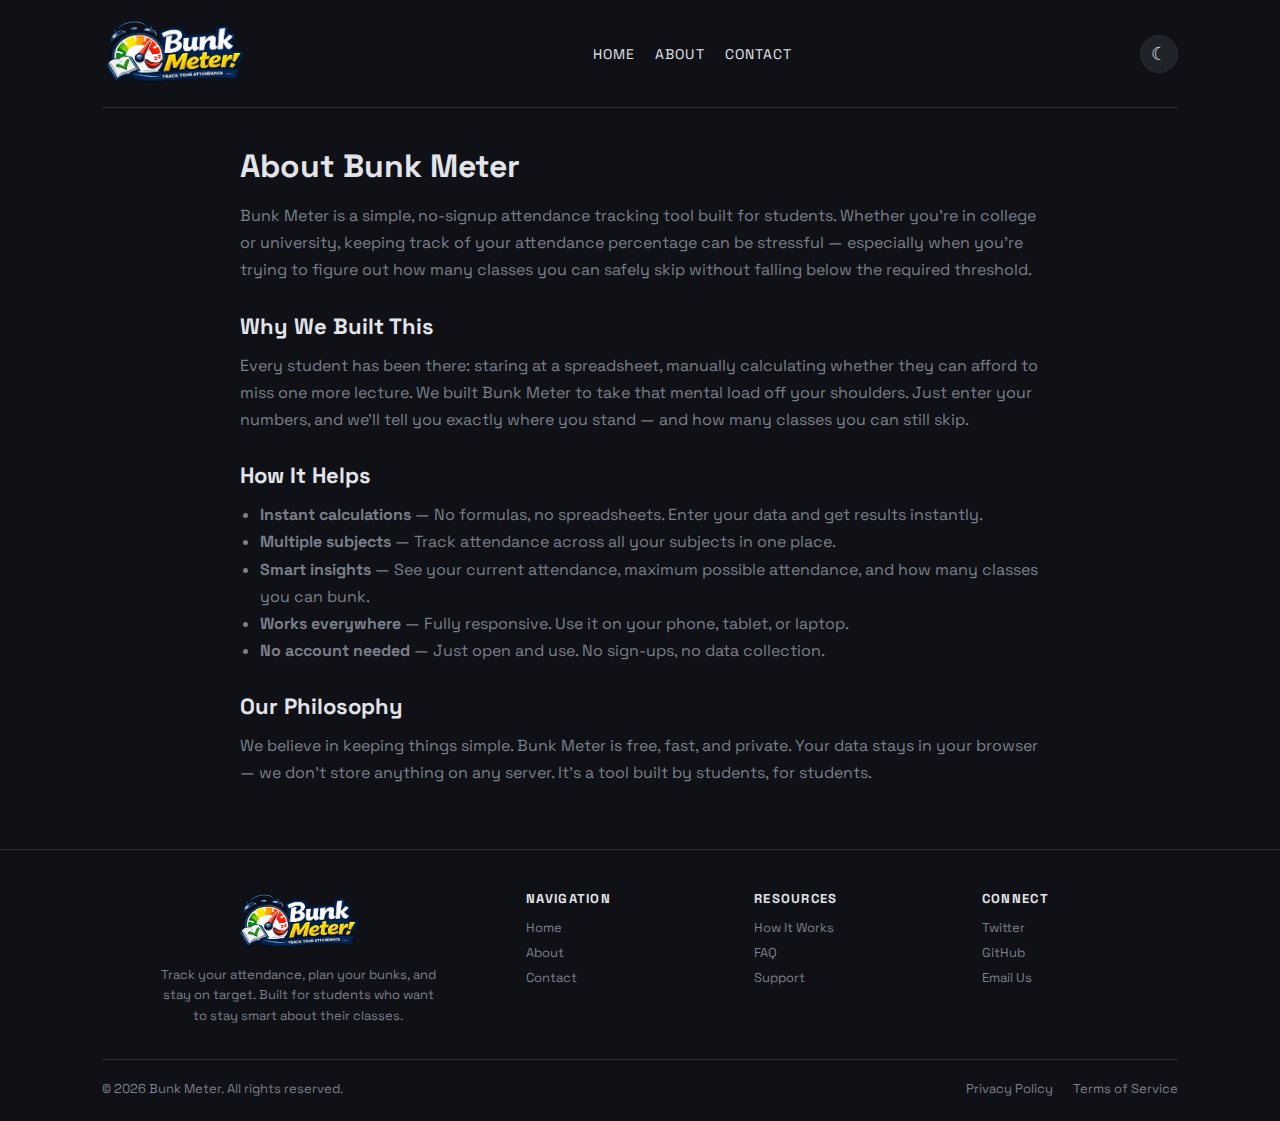
<file: about.html>
<!doctype html>
<html lang="en">
  <head>
    <meta charset="utf-8" />
    <meta name="viewport" content="width=device-width, initial-scale=1" />
    <title>About | Bunk Meter</title>
    <link rel="icon" type="image/png" href="Assests/logo.png" />
    <script>try{document.documentElement.setAttribute('data-theme',localStorage.getItem('bm-theme')||'dark')}catch(e){document.documentElement.setAttribute('data-theme','dark')}</script>
    <link rel="stylesheet" href="styles.css" />
  </head>
  <body>
    <header class="site-header">
      <div class="brand-row">
        <div class="logo"><img src="Assests/logo.png" alt="Logo" class="logo-img"/><span class="logo-text"><span>Bunk</span><span>Meter</span></span></div>
        <nav class="nav">
          <a href="index.html">Home</a>
          <a href="about.html">About</a>
          <a href="contact.html">Contact</a>
        </nav>
        <button id="mode-toggle" class="mode-btn" type="button" title="Toggle light/dark mode" aria-label="Toggle theme">
          <span class="toggle-icon">&#9790;</span>
        </button>
      </div>
    </header>

    <main>
      <section class="page-content">
        <h1>About Bunk Meter</h1>
        <p>Bunk Meter is a simple, no-signup attendance tracking tool built for students. Whether you're in college or university, keeping track of your attendance percentage can be stressful — especially when you're trying to figure out how many classes you can safely skip without falling below the required threshold.</p>

        <h2>Why We Built This</h2>
        <p>Every student has been there: staring at a spreadsheet, manually calculating whether they can afford to miss one more lecture. We built Bunk Meter to take that mental load off your shoulders. Just enter your numbers, and we'll tell you exactly where you stand — and how many classes you can still skip.</p>

        <h2>How It Helps</h2>
        <ul>
          <li><strong>Instant calculations</strong> — No formulas, no spreadsheets. Enter your data and get results instantly.</li>
          <li><strong>Multiple subjects</strong> — Track attendance across all your subjects in one place.</li>
          <li><strong>Smart insights</strong> — See your current attendance, maximum possible attendance, and how many classes you can bunk.</li>
          <li><strong>Works everywhere</strong> — Fully responsive. Use it on your phone, tablet, or laptop.</li>
          <li><strong>No account needed</strong> — Just open and use. No sign-ups, no data collection.</li>
        </ul>

        <h2>Our Philosophy</h2>
        <p>We believe in keeping things simple. Bunk Meter is free, fast, and private. Your data stays in your browser — we don't store anything on any server. It's a tool built by students, for students.</p>
      </section>
    </main>

    <footer class="site-footer">
      <div class="footer-grid">
        <div class="footer-brand">
          <div class="logo"><img src="Assests/logo.png" alt="Logo" class="logo-img" /></div>
          <p>Track your attendance, plan your bunks, and stay on target. Built for students who want to stay smart about their classes.</p>
        </div>
        <div class="footer-col">
          <h4>Navigation</h4>
          <ul>
            <li><a href="index.html">Home</a></li>
            <li><a href="about.html">About</a></li>
            <li><a href="contact.html">Contact</a></li>
          </ul>
        </div>
        <div class="footer-col">
          <h4>Resources</h4>
          <ul>
            <li><a href="how-it-works.html">How It Works</a></li>
            <li><a href="faq.html">FAQ</a></li>
            <li><a href="support.html">Support</a></li>
          </ul>
        </div>
        <div class="footer-col">
          <h4>Connect</h4>
          <ul>
            <li><a href="javascript:void(0)">Twitter</a></li>
            <li><a href="https://github.com/anas-khan1" target="_blank">GitHub</a></li>
            <li><a href="mailto:contactanas56@gmail.com" target="_blank">Email Us</a></li>
          </ul>
        </div>
      </div>
      <div class="footer-bottom">
        <span>&copy; 2026 Bunk Meter. All rights reserved.</span>
        <div class="footer-bottom-links">
          <a href="privacy.html">Privacy Policy</a>
          <a href="terms.html">Terms of Service</a>
        </div>
      </div>
    </footer>

    <script>
      (function(){
        const btn=document.getElementById('mode-toggle');
        const icon=btn?.querySelector('.toggle-icon');
        const theme=localStorage.getItem('bm-theme')||'dark';
        if(icon)icon.innerHTML=theme==='light'?'\u2600':'\u263E';
        btn?.addEventListener('click',function(){
          const next=document.documentElement.getAttribute('data-theme')==='dark'?'light':'dark';
          document.documentElement.setAttribute('data-theme',next);
          localStorage.setItem('bm-theme',next);
          if(icon)icon.innerHTML=next==='light'?'\u2600':'\u263E';
        });
      })();
    </script>
  </body>
</html>
</file>
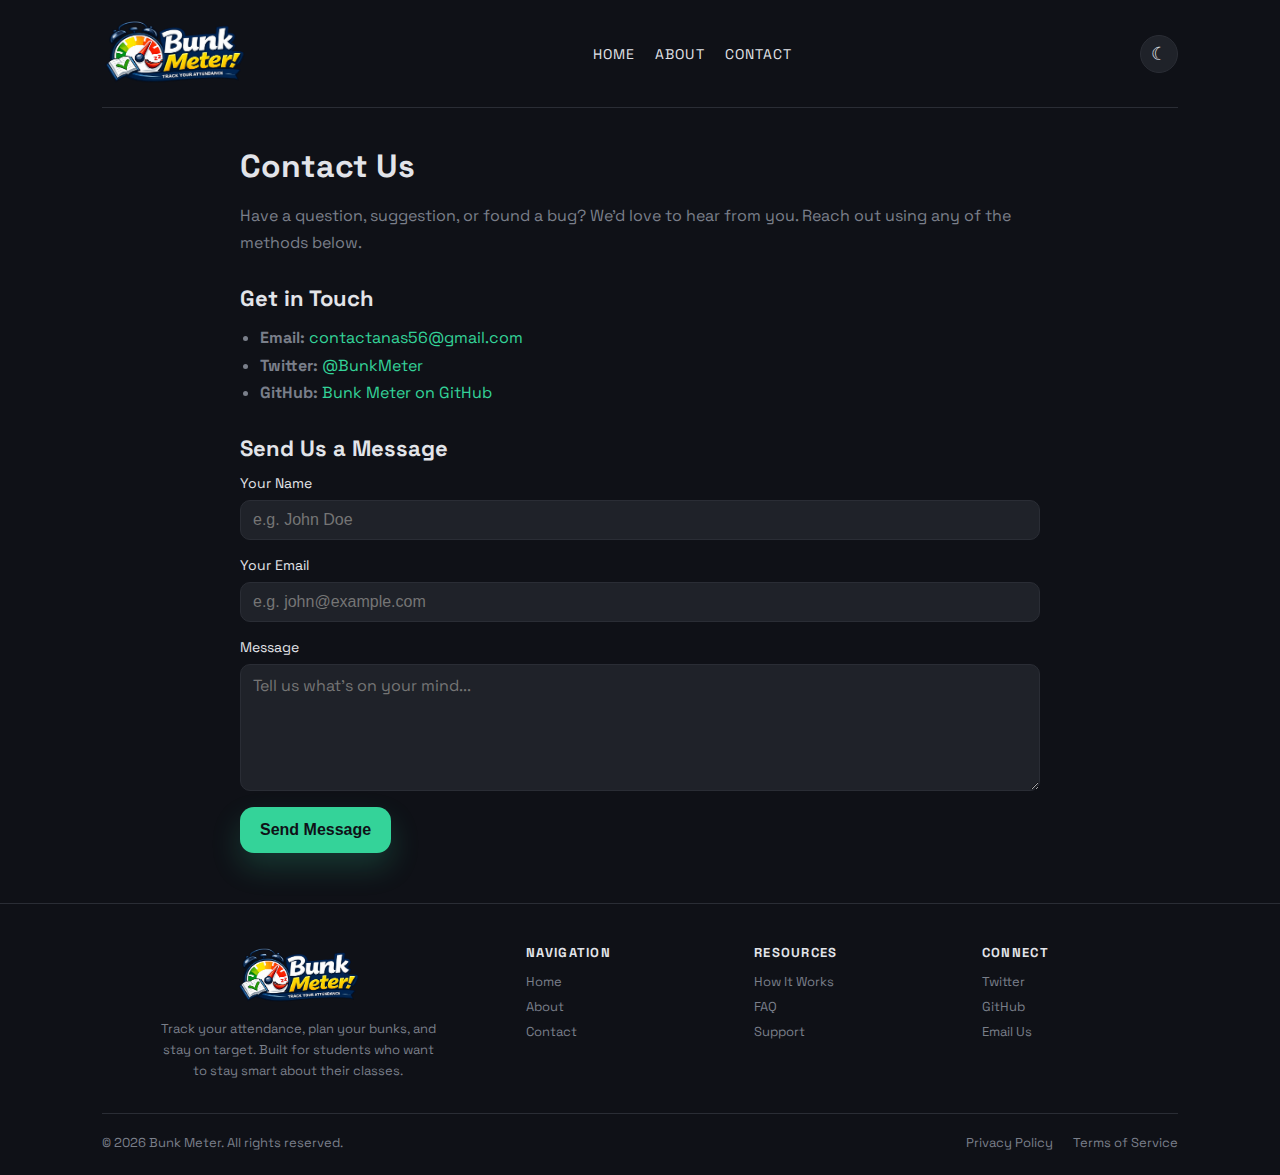
<file: contact.html>
<!doctype html>
<html lang="en">
  <head>
    <meta charset="utf-8" />
    <meta name="viewport" content="width=device-width, initial-scale=1" />
    <title>Contact | Bunk Meter</title>
    <link rel="icon" type="image/png" href="Assests/logo.png" />
    <script>try{document.documentElement.setAttribute('data-theme',localStorage.getItem('bm-theme')||'dark')}catch(e){document.documentElement.setAttribute('data-theme','dark')}</script>
    <link rel="stylesheet" href="styles.css" />
  </head>
  <body>
    <header class="site-header">
      <div class="brand-row">
        <div class="logo"><img src="Assests/logo.png" alt="Logo" class="logo-img"/><span class="logo-text"><span>Bunk</span><span>Meter</span></span></div>
        <nav class="nav">
          <a href="index.html">Home</a>
          <a href="about.html">About</a>
          <a href="contact.html">Contact</a>
        </nav>
        <button id="mode-toggle" class="mode-btn" type="button" title="Toggle light/dark mode" aria-label="Toggle theme">
          <span class="toggle-icon">&#9790;</span>
        </button>
      </div>
    </header>

    <main>
      <section class="page-content">
        <h1>Contact Us</h1>
        <p>Have a question, suggestion, or found a bug? We'd love to hear from you. Reach out using any of the methods below.</p>

        <h2>Get in Touch</h2>
        <ul>
          <li><strong>Email:</strong> <a href="mailto:contactanas56@gmail.com" target="_blank">contactanas56@gmail.com</a></li>
          <li><strong>Twitter:</strong> <a href="javascript:void(0)">@BunkMeter</a></li>
          <li><strong>GitHub:</strong> <a href="https://github.com/anas-khan1/Bunk-Meter" target="_blank">Bunk Meter on GitHub</a></li>
        </ul>

        <h2>Send Us a Message</h2>
        <form class="contact-form" onsubmit="event.preventDefault(); alert('Thanks for your message! We\'ll get back to you soon.'); this.reset();">
          <label class="field">
            Your Name
            <input type="text" placeholder="e.g. John Doe" required />
          </label>
          <label class="field">
            Your Email
            <input type="email" placeholder="e.g. john@example.com" required />
          </label>
          <label class="field">
            Message
            <textarea rows="5" placeholder="Tell us what's on your mind..." required></textarea>
          </label>
          <button type="submit" class="add-btn">Send Message</button>
        </form>
      </section>
    </main>

    <footer class="site-footer">
      <div class="footer-grid">
        <div class="footer-brand">
          <div class="logo"><img src="Assests/logo.png" alt="Logo" class="logo-img" /></div>
          <p>Track your attendance, plan your bunks, and stay on target. Built for students who want to stay smart about their classes.</p>
        </div>
        <div class="footer-col">
          <h4>Navigation</h4>
          <ul>
            <li><a href="index.html">Home</a></li>
            <li><a href="about.html">About</a></li>
            <li><a href="contact.html">Contact</a></li>
          </ul>
        </div>
        <div class="footer-col">
          <h4>Resources</h4>
          <ul>
            <li><a href="how-it-works.html">How It Works</a></li>
            <li><a href="faq.html">FAQ</a></li>
            <li><a href="support.html">Support</a></li>
          </ul>
        </div>
        <div class="footer-col">
          <h4>Connect</h4>
          <ul>
            <li><a href="javascript:void(0)">Twitter</a></li>
            <li><a href="https://github.com/anas-khan1/Bunk-Meter" target="_blank">GitHub</a></li>
            <li><a href="mailto:contactanas56@gmail.com" target="_blank">Email Us</a></li>
          </ul>
        </div>
      </div>
      <div class="footer-bottom">
        <span>&copy; 2026 Bunk Meter. All rights reserved.</span>
        <div class="footer-bottom-links">
          <a href="privacy.html">Privacy Policy</a>
          <a href="terms.html">Terms of Service</a>
        </div>
      </div>
    </footer>

    <script>
      (function(){
        const btn=document.getElementById('mode-toggle');
        const icon=btn?.querySelector('.toggle-icon');
        const theme=localStorage.getItem('bm-theme')||'dark';
        if(icon)icon.innerHTML=theme==='light'?'\u2600':'\u263E';
        btn?.addEventListener('click',function(){
          const next=document.documentElement.getAttribute('data-theme')==='dark'?'light':'dark';
          document.documentElement.setAttribute('data-theme',next);
          localStorage.setItem('bm-theme',next);
          if(icon)icon.innerHTML=next==='light'?'\u2600':'\u263E';
        });
      })();
    </script>
  </body>
</html>
</file>
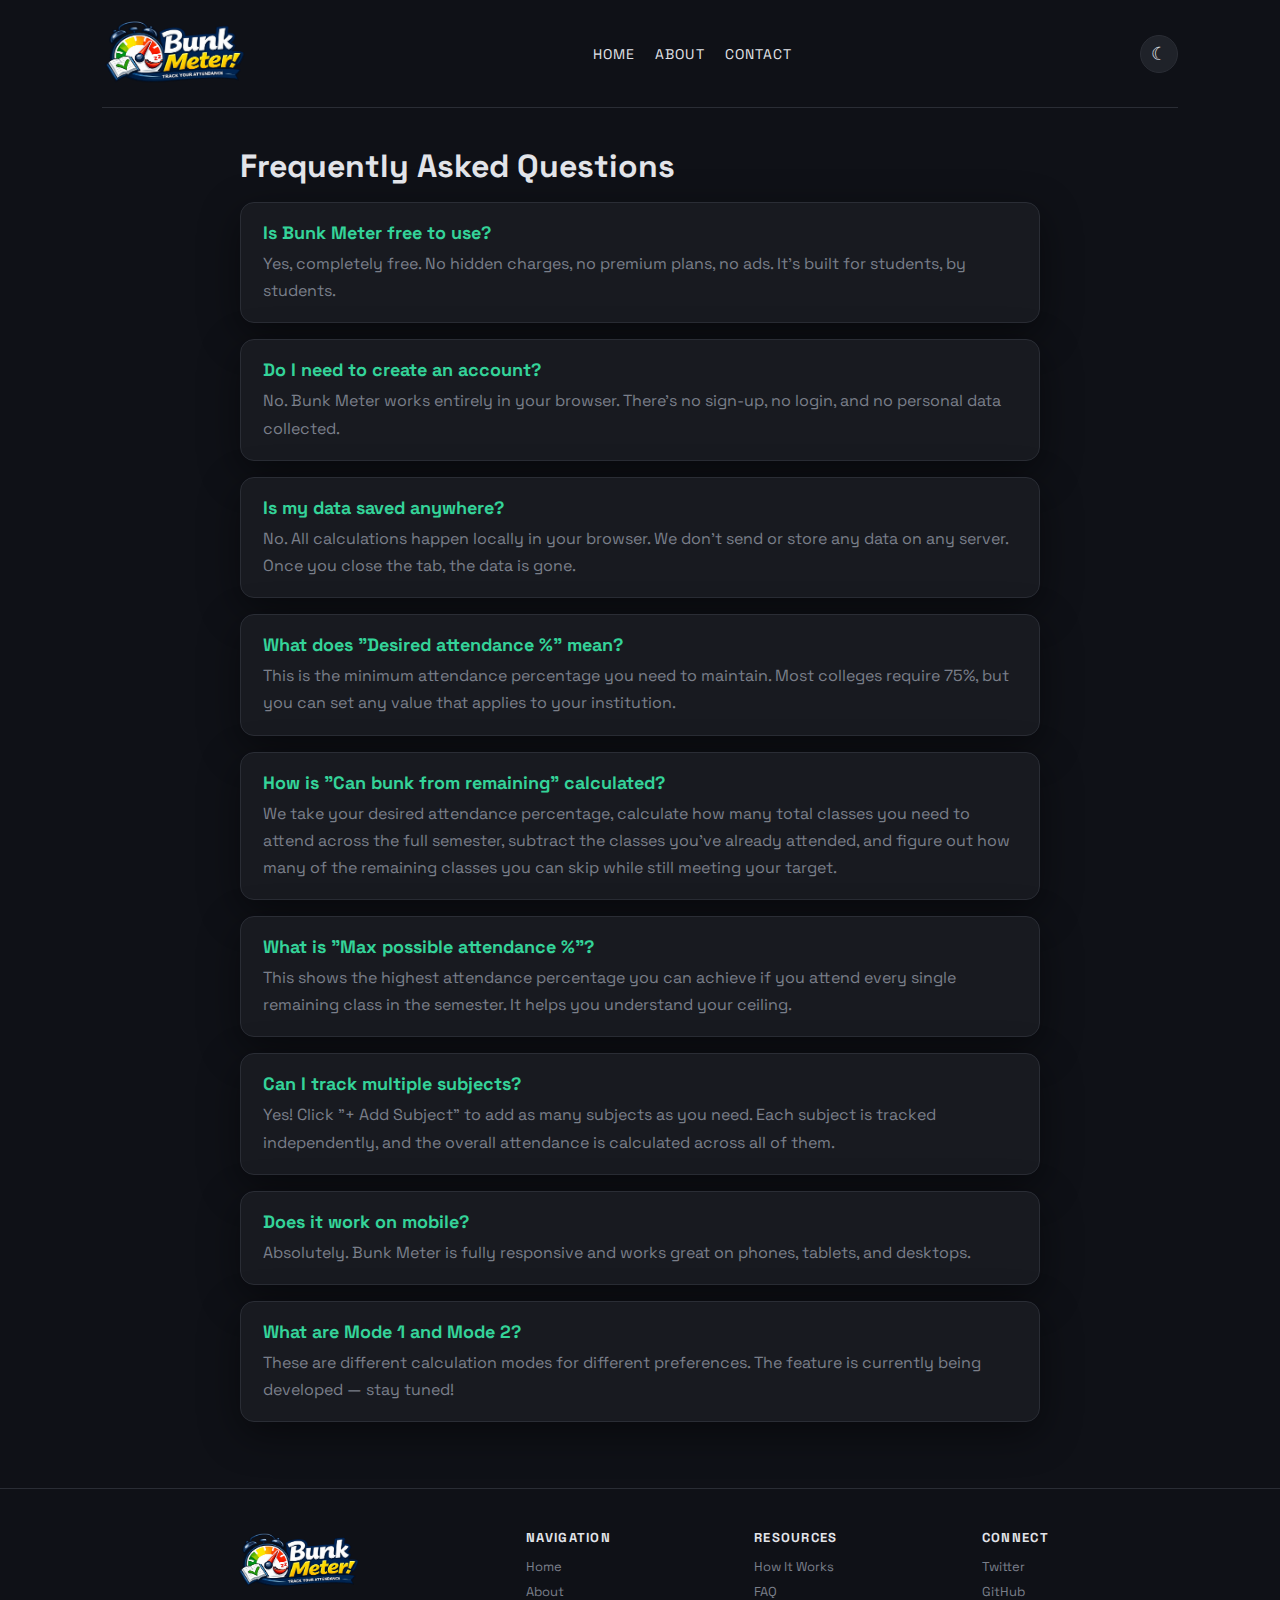
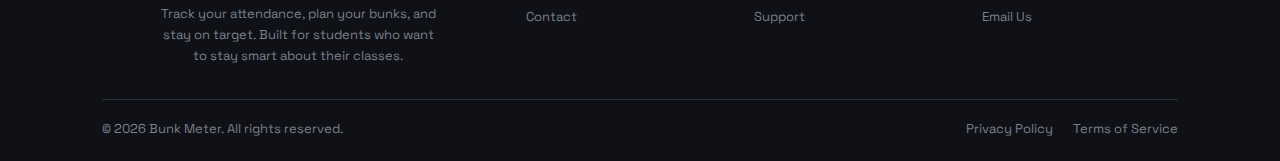
<file: faq.html>
<!doctype html>
<html lang="en">
  <head>
    <meta charset="utf-8" />
    <meta name="viewport" content="width=device-width, initial-scale=1" />
    <title>FAQ | Bunk Meter</title>
    <link rel="icon" type="image/png" href="Assests/logo.png" />
    <script>try{document.documentElement.setAttribute('data-theme',localStorage.getItem('bm-theme')||'dark')}catch(e){document.documentElement.setAttribute('data-theme','dark')}</script>
    <link rel="stylesheet" href="styles.css" />
  </head>
  <body>
    <header class="site-header">
      <div class="brand-row">
        <div class="logo"><img src="Assests/logo.png" alt="Logo" class="logo-img"/><span class="logo-text"><span>Bunk</span><span>Meter</span></span></div>
        <nav class="nav">
          <a href="index.html">Home</a>
          <a href="about.html">About</a>
          <a href="contact.html">Contact</a>
        </nav>
        <button id="mode-toggle" class="mode-btn" type="button" title="Toggle light/dark mode" aria-label="Toggle theme">
          <span class="toggle-icon">&#9790;</span>
        </button>
      </div>
    </header>

    <main>
      <section class="page-content">
        <h1>Frequently Asked Questions</h1>

        <div class="faq-item">
          <h3>Is Bunk Meter free to use?</h3>
          <p>Yes, completely free. No hidden charges, no premium plans, no ads. It's built for students, by students.</p>
        </div>

        <div class="faq-item">
          <h3>Do I need to create an account?</h3>
          <p>No. Bunk Meter works entirely in your browser. There's no sign-up, no login, and no personal data collected.</p>
        </div>

        <div class="faq-item">
          <h3>Is my data saved anywhere?</h3>
          <p>No. All calculations happen locally in your browser. We don't send or store any data on any server. Once you close the tab, the data is gone.</p>
        </div>

        <div class="faq-item">
          <h3>What does "Desired attendance %" mean?</h3>
          <p>This is the minimum attendance percentage you need to maintain. Most colleges require 75%, but you can set any value that applies to your institution.</p>
        </div>

        <div class="faq-item">
          <h3>How is "Can bunk from remaining" calculated?</h3>
          <p>We take your desired attendance percentage, calculate how many total classes you need to attend across the full semester, subtract the classes you've already attended, and figure out how many of the remaining classes you can skip while still meeting your target.</p>
        </div>

        <div class="faq-item">
          <h3>What is "Max possible attendance %"?</h3>
          <p>This shows the highest attendance percentage you can achieve if you attend every single remaining class in the semester. It helps you understand your ceiling.</p>
        </div>

        <div class="faq-item">
          <h3>Can I track multiple subjects?</h3>
          <p>Yes! Click "+ Add Subject" to add as many subjects as you need. Each subject is tracked independently, and the overall attendance is calculated across all of them.</p>
        </div>

        <div class="faq-item">
          <h3>Does it work on mobile?</h3>
          <p>Absolutely. Bunk Meter is fully responsive and works great on phones, tablets, and desktops.</p>
        </div>

        <div class="faq-item">
          <h3>What are Mode 1 and Mode 2?</h3>
          <p>These are different calculation modes for different preferences. The feature is currently being developed — stay tuned!</p>
        </div>
      </section>
    </main>

    <footer class="site-footer">
      <div class="footer-grid">
        <div class="footer-brand">
          <div class="logo"><img src="Assests/logo.png" alt="Logo" class="logo-img" /></div>
          <p>Track your attendance, plan your bunks, and stay on target. Built for students who want to stay smart about their classes.</p>
        </div>
        <div class="footer-col">
          <h4>Navigation</h4>
          <ul>
            <li><a href="index.html">Home</a></li>
            <li><a href="about.html">About</a></li>
            <li><a href="contact.html">Contact</a></li>
          </ul>
        </div>
        <div class="footer-col">
          <h4>Resources</h4>
          <ul>
            <li><a href="how-it-works.html">How It Works</a></li>
            <li><a href="faq.html">FAQ</a></li>
            <li><a href="support.html">Support</a></li>
          </ul>
        </div>
        <div class="footer-col">
          <h4>Connect</h4>
          <ul>
            <li><a href="javascript:void(0)">Twitter</a></li>
            <li><a href="https://github.com/anas-khan1" target="_blank">GitHub</a></li>
            <li><a href="mailto:contactanas56@gmail.com" target="_blank">Email Us</a></li>
          </ul>
        </div>
      </div>
      <div class="footer-bottom">
        <span>&copy; 2026 Bunk Meter. All rights reserved.</span>
        <div class="footer-bottom-links">
          <a href="privacy.html">Privacy Policy</a>
          <a href="terms.html">Terms of Service</a>
        </div>
      </div>
    </footer>

    <script>
      (function(){
        const btn=document.getElementById('mode-toggle');
        const icon=btn?.querySelector('.toggle-icon');
        const theme=localStorage.getItem('bm-theme')||'dark';
        if(icon)icon.innerHTML=theme==='light'?'\u2600':'\u263E';
        btn?.addEventListener('click',function(){
          const next=document.documentElement.getAttribute('data-theme')==='dark'?'light':'dark';
          document.documentElement.setAttribute('data-theme',next);
          localStorage.setItem('bm-theme',next);
          if(icon)icon.innerHTML=next==='light'?'\u2600':'\u263E';
        });
      })();
    </script>
  </body>
</html>
</file>
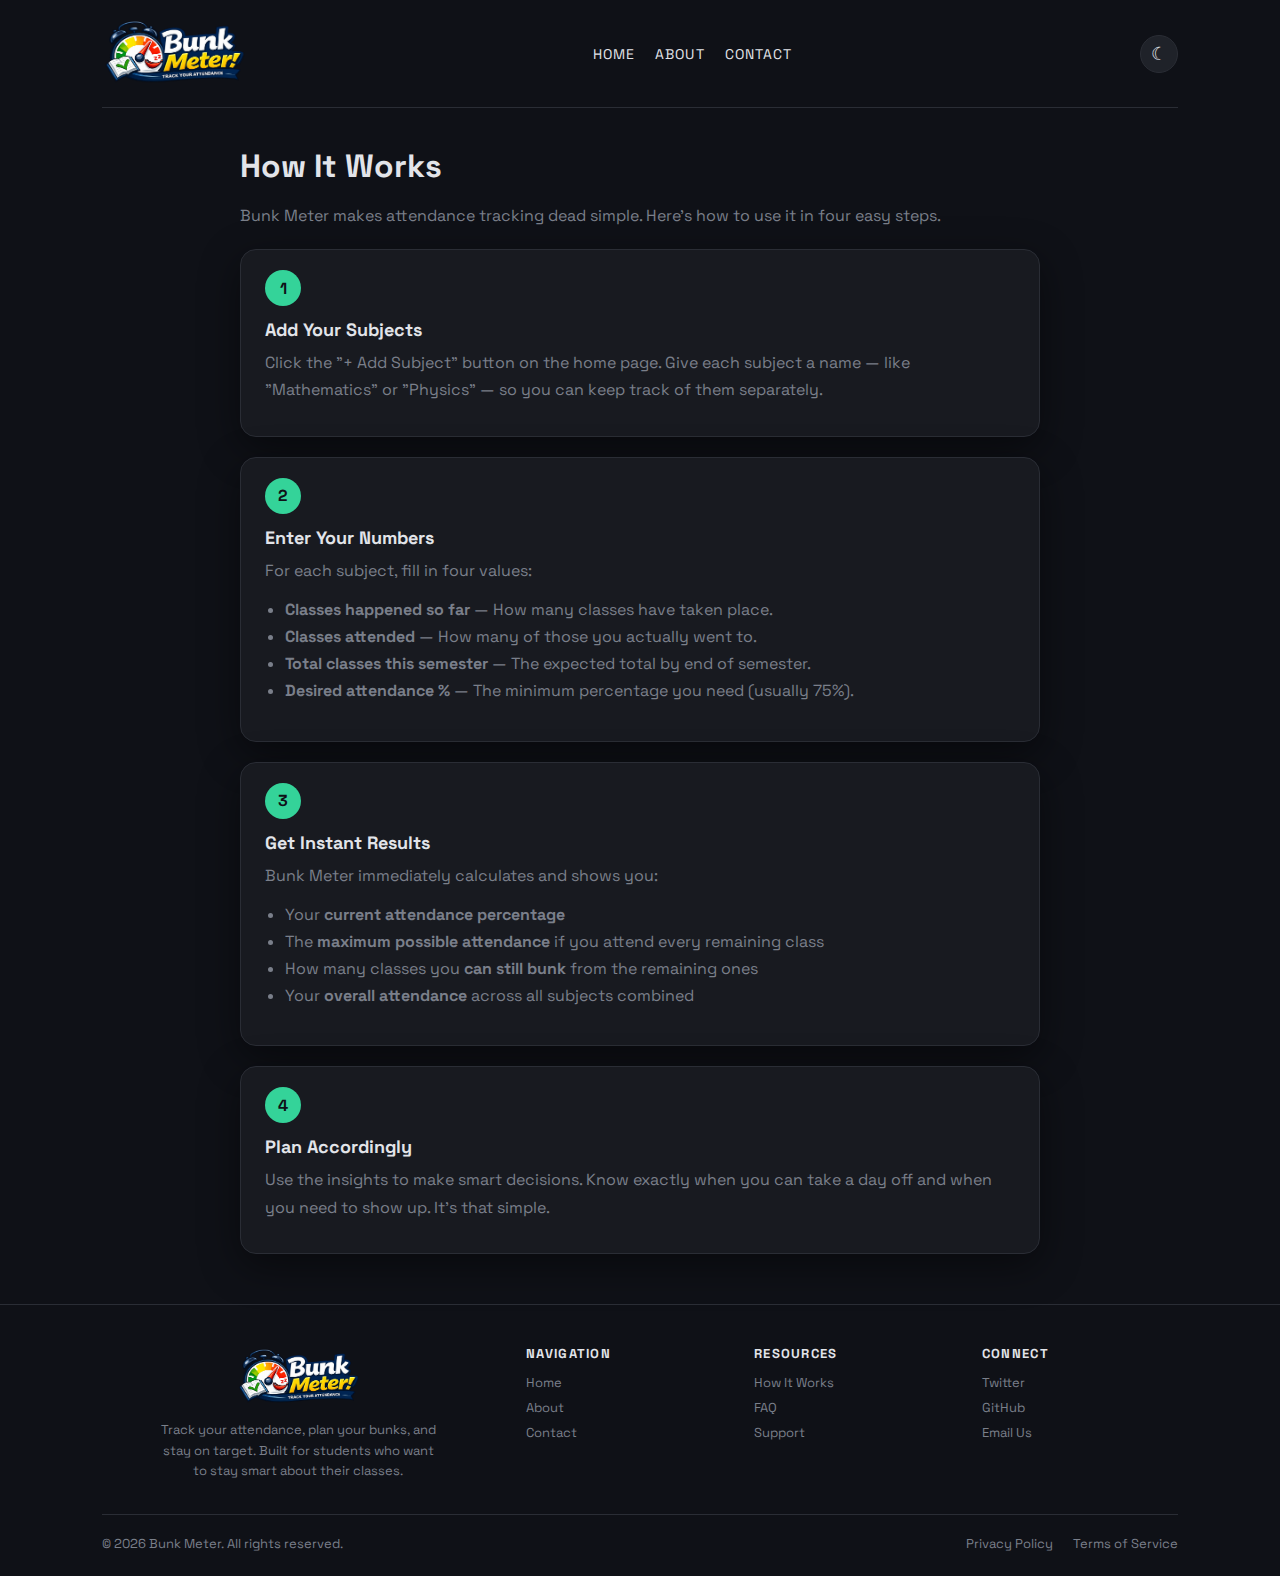
<file: how-it-works.html>
<!doctype html>
<html lang="en">
  <head>
    <meta charset="utf-8" />
    <meta name="viewport" content="width=device-width, initial-scale=1" />
    <title>How It Works | Bunk Meter</title>
    <link rel="icon" type="image/png" href="Assests/logo.png" />
    <script>try{document.documentElement.setAttribute('data-theme',localStorage.getItem('bm-theme')||'dark')}catch(e){document.documentElement.setAttribute('data-theme','dark')}</script>
    <link rel="stylesheet" href="styles.css" />
  </head>
  <body>
    <header class="site-header">
      <div class="brand-row">
        <div class="logo"><img src="Assests/logo.png" alt="Logo" class="logo-img"/><span class="logo-text"><span>Bunk</span><span>Meter</span></span></div>
        <nav class="nav">
          <a href="index.html">Home</a>
          <a href="about.html">About</a>
          <a href="contact.html">Contact</a>
        </nav>
        <button id="mode-toggle" class="mode-btn" type="button" title="Toggle light/dark mode" aria-label="Toggle theme">
          <span class="toggle-icon">&#9790;</span>
        </button>
      </div>
    </header>

    <main>
      <section class="page-content">
        <h1>How It Works</h1>
        <p>Bunk Meter makes attendance tracking dead simple. Here's how to use it in four easy steps.</p>

        <div class="steps">
          <div class="step-card">
            <div class="step-number">1</div>
            <h3>Add Your Subjects</h3>
            <p>Click the "+ Add Subject" button on the home page. Give each subject a name — like "Mathematics" or "Physics" — so you can keep track of them separately.</p>
          </div>

          <div class="step-card">
            <div class="step-number">2</div>
            <h3>Enter Your Numbers</h3>
            <p>For each subject, fill in four values:</p>
            <ul>
              <li><strong>Classes happened so far</strong> — How many classes have taken place.</li>
              <li><strong>Classes attended</strong> — How many of those you actually went to.</li>
              <li><strong>Total classes this semester</strong> — The expected total by end of semester.</li>
              <li><strong>Desired attendance %</strong> — The minimum percentage you need (usually 75%).</li>
            </ul>
          </div>

          <div class="step-card">
            <div class="step-number">3</div>
            <h3>Get Instant Results</h3>
            <p>Bunk Meter immediately calculates and shows you:</p>
            <ul>
              <li>Your <strong>current attendance percentage</strong></li>
              <li>The <strong>maximum possible attendance</strong> if you attend every remaining class</li>
              <li>How many classes you <strong>can still bunk</strong> from the remaining ones</li>
              <li>Your <strong>overall attendance</strong> across all subjects combined</li>
            </ul>
          </div>

          <div class="step-card">
            <div class="step-number">4</div>
            <h3>Plan Accordingly</h3>
            <p>Use the insights to make smart decisions. Know exactly when you can take a day off and when you need to show up. It's that simple.</p>
          </div>
        </div>
      </section>
    </main>

    <footer class="site-footer">
      <div class="footer-grid">
        <div class="footer-brand">
          <div class="logo"><img src="Assests/logo.png" alt="Logo" class="logo-img" /></div>
          <p>Track your attendance, plan your bunks, and stay on target. Built for students who want to stay smart about their classes.</p>
        </div>
        <div class="footer-col">
          <h4>Navigation</h4>
          <ul>
            <li><a href="index.html">Home</a></li>
            <li><a href="about.html">About</a></li>
            <li><a href="contact.html">Contact</a></li>
          </ul>
        </div>
        <div class="footer-col">
          <h4>Resources</h4>
          <ul>
            <li><a href="how-it-works.html">How It Works</a></li>
            <li><a href="faq.html">FAQ</a></li>
            <li><a href="support.html">Support</a></li>
          </ul>
        </div>
        <div class="footer-col">
          <h4>Connect</h4>
          <ul>
            <li><a href="javascript:void(0)">Twitter</a></li>
            <li><a href="https://github.com/anas-khan1/Bunk-Meter" target="_blank">GitHub</a></li>
            <li><a href="mailto:contactanas56@gmail.com" target="_blank">Email Us</a></li>
          </ul>
        </div>
      </div>
      <div class="footer-bottom">
        <span>&copy; 2026 Bunk Meter. All rights reserved.</span>
        <div class="footer-bottom-links">
          <a href="privacy.html">Privacy Policy</a>
          <a href="terms.html">Terms of Service</a>
        </div>
      </div>
    </footer>

    <script>
      (function(){
        const btn=document.getElementById('mode-toggle');
        const icon=btn?.querySelector('.toggle-icon');
        const theme=localStorage.getItem('bm-theme')||'dark';
        if(icon)icon.innerHTML=theme==='light'?'\u2600':'\u263E';
        btn?.addEventListener('click',function(){
          const next=document.documentElement.getAttribute('data-theme')==='dark'?'light':'dark';
          document.documentElement.setAttribute('data-theme',next);
          localStorage.setItem('bm-theme',next);
          if(icon)icon.innerHTML=next==='light'?'\u2600':'\u263E';
        });
      })();
    </script>
  </body>
</html>
</file>
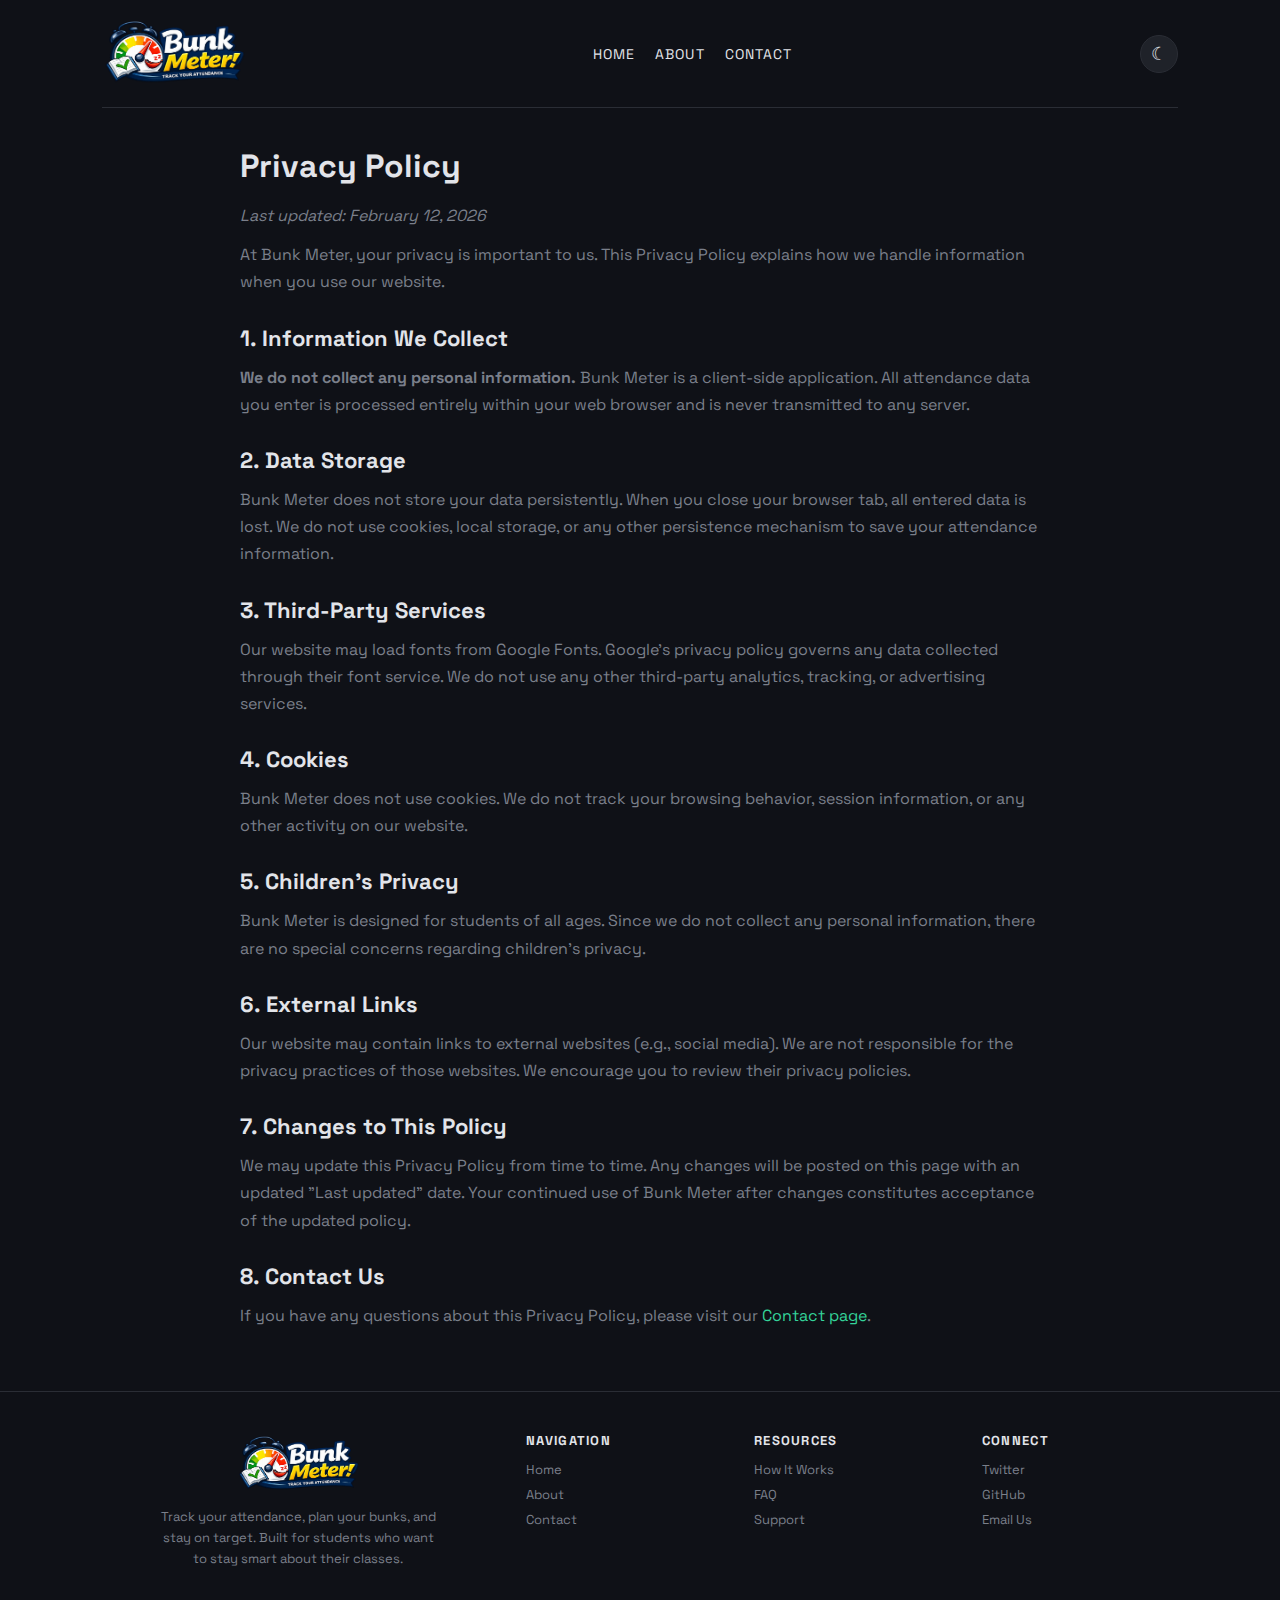
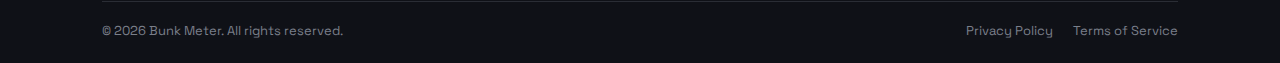
<file: privacy.html>
<!doctype html>
<html lang="en">
  <head>
    <meta charset="utf-8" />
    <meta name="viewport" content="width=device-width, initial-scale=1" />
    <title>Privacy Policy | Bunk Meter</title>
    <link rel="icon" type="image/png" href="Assests/logo.png" />
    <script>try{document.documentElement.setAttribute('data-theme',localStorage.getItem('bm-theme')||'dark')}catch(e){document.documentElement.setAttribute('data-theme','dark')}</script>
    <link rel="stylesheet" href="styles.css" />
  </head>
  <body>
    <header class="site-header">
      <div class="brand-row">
        <div class="logo"><img src="Assests/logo.png" alt="Logo" class="logo-img"/><span class="logo-text"><span>Bunk</span><span>Meter</span></span></div>
        <nav class="nav">
          <a href="index.html">Home</a>
          <a href="about.html">About</a>
          <a href="contact.html">Contact</a>
        </nav>
        <button id="mode-toggle" class="mode-btn" type="button" title="Toggle light/dark mode" aria-label="Toggle theme">
          <span class="toggle-icon">&#9790;</span>
        </button>
      </div>
    </header>

    <main>
      <section class="page-content">
        <h1>Privacy Policy</h1>
        <p><em>Last updated: February 12, 2026</em></p>

        <p>At Bunk Meter, your privacy is important to us. This Privacy Policy explains how we handle information when you use our website.</p>

        <h2>1. Information We Collect</h2>
        <p><strong>We do not collect any personal information.</strong> Bunk Meter is a client-side application. All attendance data you enter is processed entirely within your web browser and is never transmitted to any server.</p>

        <h2>2. Data Storage</h2>
        <p>Bunk Meter does not store your data persistently. When you close your browser tab, all entered data is lost. We do not use cookies, local storage, or any other persistence mechanism to save your attendance information.</p>

        <h2>3. Third-Party Services</h2>
        <p>Our website may load fonts from Google Fonts. Google's privacy policy governs any data collected through their font service. We do not use any other third-party analytics, tracking, or advertising services.</p>

        <h2>4. Cookies</h2>
        <p>Bunk Meter does not use cookies. We do not track your browsing behavior, session information, or any other activity on our website.</p>

        <h2>5. Children's Privacy</h2>
        <p>Bunk Meter is designed for students of all ages. Since we do not collect any personal information, there are no special concerns regarding children's privacy.</p>

        <h2>6. External Links</h2>
        <p>Our website may contain links to external websites (e.g., social media). We are not responsible for the privacy practices of those websites. We encourage you to review their privacy policies.</p>

        <h2>7. Changes to This Policy</h2>
        <p>We may update this Privacy Policy from time to time. Any changes will be posted on this page with an updated "Last updated" date. Your continued use of Bunk Meter after changes constitutes acceptance of the updated policy.</p>

        <h2>8. Contact Us</h2>
        <p>If you have any questions about this Privacy Policy, please visit our <a href="contact.html">Contact page</a>.</p>
      </section>
    </main>

    <footer class="site-footer">
      <div class="footer-grid">
        <div class="footer-brand">
          <div class="logo"><img src="Assests/logo.png" alt="Logo" class="logo-img" /></div>
          <p>Track your attendance, plan your bunks, and stay on target. Built for students who want to stay smart about their classes.</p>
        </div>
        <div class="footer-col">
          <h4>Navigation</h4>
          <ul>
            <li><a href="index.html">Home</a></li>
            <li><a href="about.html">About</a></li>
            <li><a href="contact.html">Contact</a></li>
          </ul>
        </div>
        <div class="footer-col">
          <h4>Resources</h4>
          <ul>
            <li><a href="how-it-works.html">How It Works</a></li>
            <li><a href="faq.html">FAQ</a></li>
            <li><a href="support.html">Support</a></li>
          </ul>
        </div>
        <div class="footer-col">
          <h4>Connect</h4>
          <ul>
            <li><a href="javascript:void(0)">Twitter</a></li>
            <li><a href="https://github.com/anas-khan1" target="_blank">GitHub</a></li>
            <li><a href="mailto:contactanas56@gmail.com" target="_blank">Email Us</a></li>
          </ul>
        </div>
      </div>
      <div class="footer-bottom">
        <span>&copy; 2026 Bunk Meter. All rights reserved.</span>
        <div class="footer-bottom-links">
          <a href="privacy.html">Privacy Policy</a>
          <a href="terms.html">Terms of Service</a>
        </div>
      </div>
    </footer>

    <script>
      (function(){
        const btn=document.getElementById('mode-toggle');
        const icon=btn?.querySelector('.toggle-icon');
        const theme=localStorage.getItem('bm-theme')||'dark';
        if(icon)icon.innerHTML=theme==='light'?'\u2600':'\u263E';
        btn?.addEventListener('click',function(){
          const next=document.documentElement.getAttribute('data-theme')==='dark'?'light':'dark';
          document.documentElement.setAttribute('data-theme',next);
          localStorage.setItem('bm-theme',next);
          if(icon)icon.innerHTML=next==='light'?'\u2600':'\u263E';
        });
      })();
    </script>
  </body>
</html>
</file>
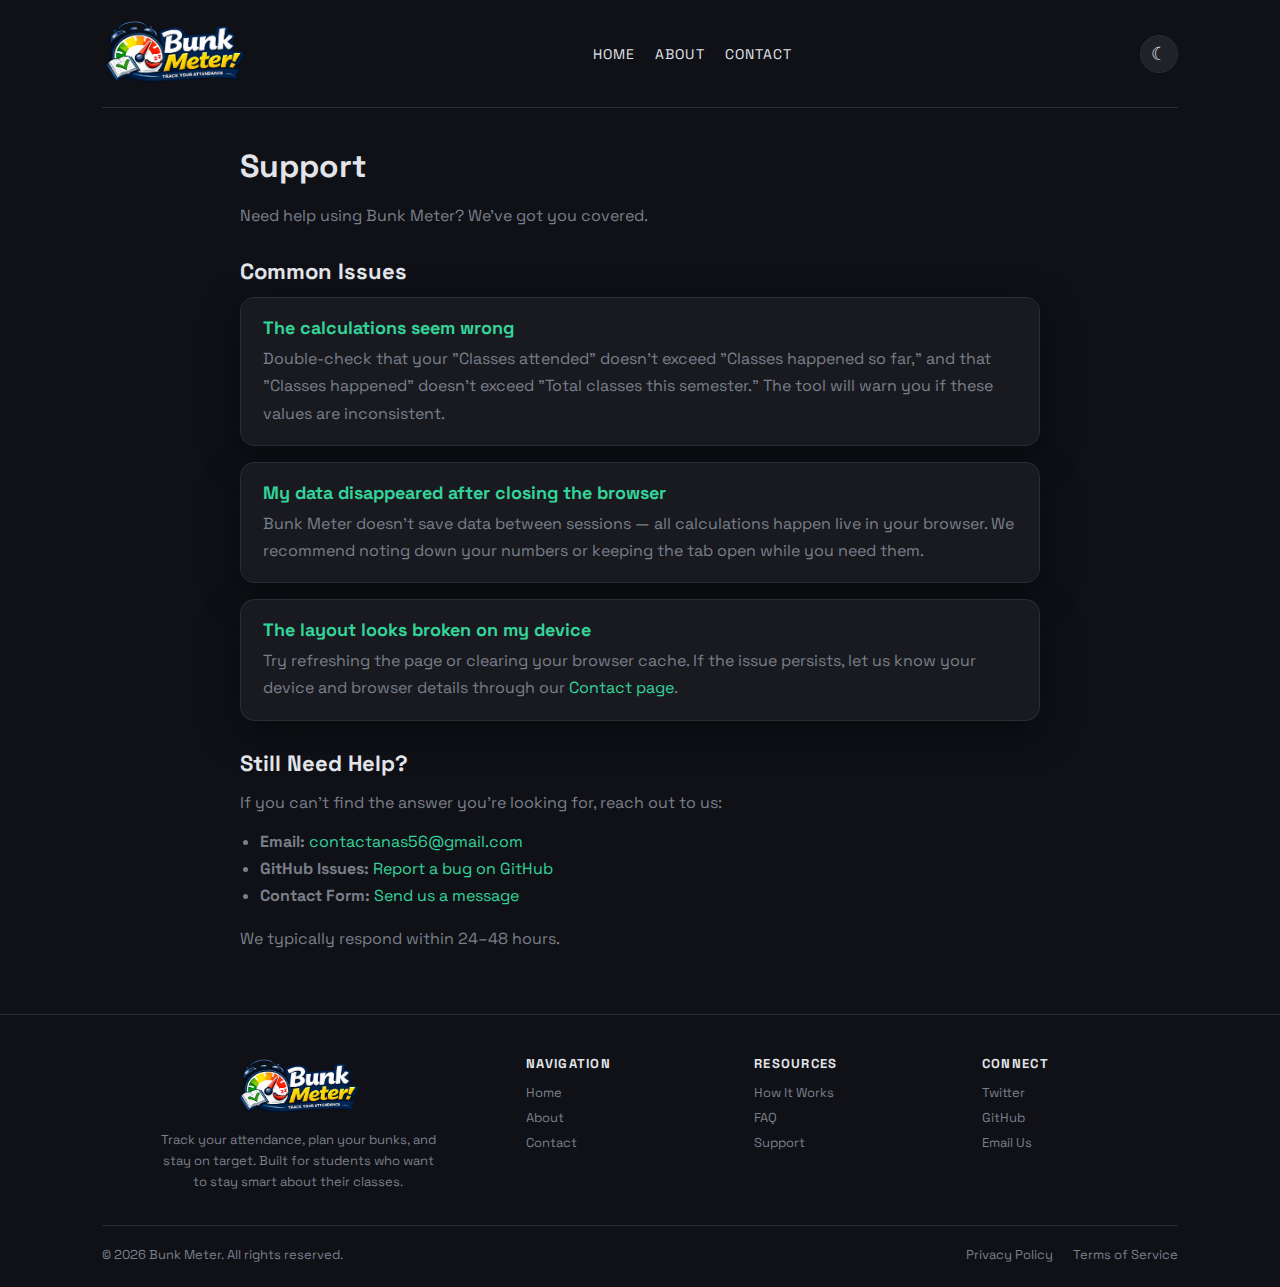
<file: support.html>
<!doctype html>
<html lang="en">
  <head>
    <meta charset="utf-8" />
    <meta name="viewport" content="width=device-width, initial-scale=1" />
    <title>Support | Bunk Meter</title>
    <link rel="icon" type="image/png" href="Assests/logo.png" />
    <script>try{document.documentElement.setAttribute('data-theme',localStorage.getItem('bm-theme')||'dark')}catch(e){document.documentElement.setAttribute('data-theme','dark')}</script>
    <link rel="stylesheet" href="styles.css" />
  </head>
  <body>
    <header class="site-header">
      <div class="brand-row">
        <div class="logo"><img src="Assests/logo.png" alt="Logo" class="logo-img"/><span class="logo-text"><span>Bunk</span><span>Meter</span></span></div>
        <nav class="nav">
          <a href="index.html">Home</a>
          <a href="about.html">About</a>
          <a href="contact.html">Contact</a>
        </nav>
        <button id="mode-toggle" class="mode-btn" type="button" title="Toggle light/dark mode" aria-label="Toggle theme">
          <span class="toggle-icon">&#9790;</span>
        </button>
      </div>
    </header>

    <main>
      <section class="page-content">
        <h1>Support</h1>
        <p>Need help using Bunk Meter? We've got you covered.</p>

        <h2>Common Issues</h2>

        <div class="faq-item">
          <h3>The calculations seem wrong</h3>
          <p>Double-check that your "Classes attended" doesn't exceed "Classes happened so far," and that "Classes happened" doesn't exceed "Total classes this semester." The tool will warn you if these values are inconsistent.</p>
        </div>

        <div class="faq-item">
          <h3>My data disappeared after closing the browser</h3>
          <p>Bunk Meter doesn't save data between sessions — all calculations happen live in your browser. We recommend noting down your numbers or keeping the tab open while you need them.</p>
        </div>

        <div class="faq-item">
          <h3>The layout looks broken on my device</h3>
          <p>Try refreshing the page or clearing your browser cache. If the issue persists, let us know your device and browser details through our <a href="contact.html">Contact page</a>.</p>
        </div>

        <h2>Still Need Help?</h2>
        <p>If you can't find the answer you're looking for, reach out to us:</p>
        <ul>
          <li><strong>Email:</strong> <a href="mailto:contactanas56@gmail.com" target="_blank">contactanas56@gmail.com</a></li>
          <li><strong>GitHub Issues:</strong> <a href="https://github.com/anas-khan1" target="_blank">Report a bug on GitHub</a></li>
          <li><strong>Contact Form:</strong> <a href="contact.html">Send us a message</a></li>
        </ul>

        <p>We typically respond within 24–48 hours.</p>
      </section>
    </main>

    <footer class="site-footer">
      <div class="footer-grid">
        <div class="footer-brand">
          <div class="logo"><img src="Assests/logo.png" alt="Logo" class="logo-img" /></div>
          <p>Track your attendance, plan your bunks, and stay on target. Built for students who want to stay smart about their classes.</p>
        </div>
        <div class="footer-col">
          <h4>Navigation</h4>
          <ul>
            <li><a href="index.html">Home</a></li>
            <li><a href="about.html">About</a></li>
            <li><a href="contact.html">Contact</a></li>
          </ul>
        </div>
        <div class="footer-col">
          <h4>Resources</h4>
          <ul>
            <li><a href="how-it-works.html">How It Works</a></li>
            <li><a href="faq.html">FAQ</a></li>
            <li><a href="support.html">Support</a></li>
          </ul>
        </div>
        <div class="footer-col">
          <h4>Connect</h4>
          <ul>
            <li><a href="javascript:void(0)">Twitter</a></li>
            <li><a href="https://github.com/anas-khan1" target="_blank">GitHub</a></li>
            <li><a href="mailto:contactanas56@gmail.com" target="_blank">Email Us</a></li>
          </ul>
        </div>
      </div>
      <div class="footer-bottom">
        <span>&copy; 2026 Bunk Meter. All rights reserved.</span>
        <div class="footer-bottom-links">
          <a href="privacy.html">Privacy Policy</a>
          <a href="terms.html">Terms of Service</a>
        </div>
      </div>
    </footer>

    <script>
      (function(){
        const btn=document.getElementById('mode-toggle');
        const icon=btn?.querySelector('.toggle-icon');
        const theme=localStorage.getItem('bm-theme')||'dark';
        if(icon)icon.innerHTML=theme==='light'?'\u2600':'\u263E';
        btn?.addEventListener('click',function(){
          const next=document.documentElement.getAttribute('data-theme')==='dark'?'light':'dark';
          document.documentElement.setAttribute('data-theme',next);
          localStorage.setItem('bm-theme',next);
          if(icon)icon.innerHTML=next==='light'?'\u2600':'\u263E';
        });
      })();
    </script>
  </body>
</html>
</file>
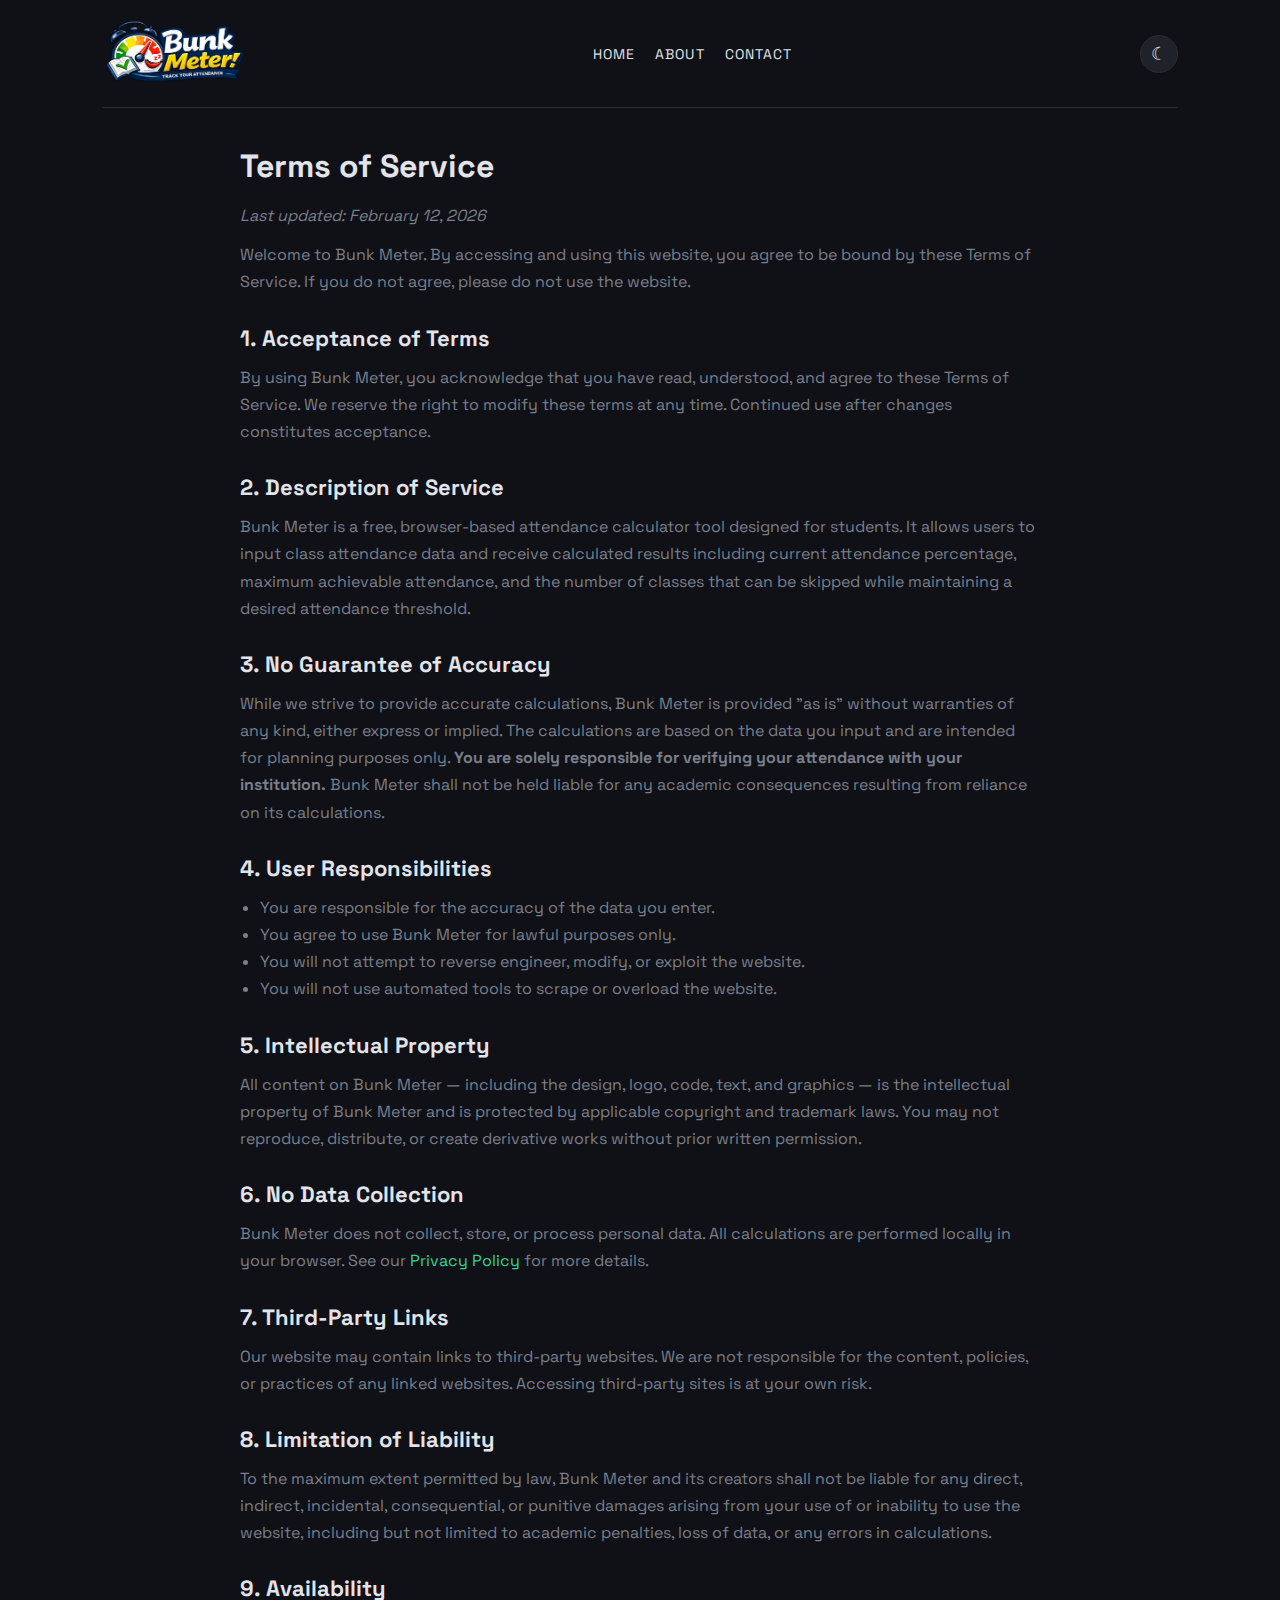
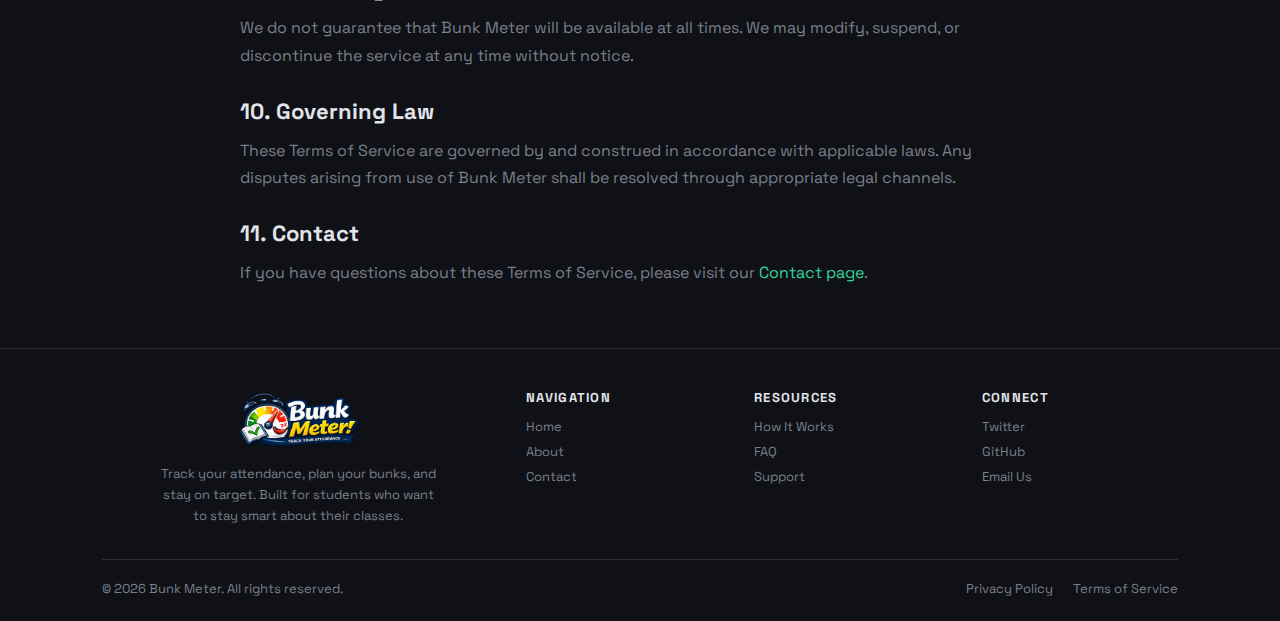
<file: terms.html>
<!doctype html>
<html lang="en">
  <head>
    <meta charset="utf-8" />
    <meta name="viewport" content="width=device-width, initial-scale=1" />
    <title>Terms of Service | Bunk Meter</title>
    <link rel="icon" type="image/png" href="Assests/logo.png" />
    <script>try{document.documentElement.setAttribute('data-theme',localStorage.getItem('bm-theme')||'dark')}catch(e){document.documentElement.setAttribute('data-theme','dark')}</script>
    <link rel="stylesheet" href="styles.css" />
  </head>
  <body>
    <header class="site-header">
      <div class="brand-row">
        <div class="logo"><img src="Assests/logo.png" alt="Logo" class="logo-img"/><span class="logo-text"><span>Bunk</span><span>Meter</span></span></div>
        <nav class="nav">
          <a href="index.html">Home</a>
          <a href="about.html">About</a>
          <a href="contact.html">Contact</a>
        </nav>
        <button id="mode-toggle" class="mode-btn" type="button" title="Toggle light/dark mode" aria-label="Toggle theme">
          <span class="toggle-icon">&#9790;</span>
        </button>
      </div>
    </header>

    <main>
      <section class="page-content">
        <h1>Terms of Service</h1>
        <p><em>Last updated: February 12, 2026</em></p>

        <p>Welcome to Bunk Meter. By accessing and using this website, you agree to be bound by these Terms of Service. If you do not agree, please do not use the website.</p>

        <h2>1. Acceptance of Terms</h2>
        <p>By using Bunk Meter, you acknowledge that you have read, understood, and agree to these Terms of Service. We reserve the right to modify these terms at any time. Continued use after changes constitutes acceptance.</p>

        <h2>2. Description of Service</h2>
        <p>Bunk Meter is a free, browser-based attendance calculator tool designed for students. It allows users to input class attendance data and receive calculated results including current attendance percentage, maximum achievable attendance, and the number of classes that can be skipped while maintaining a desired attendance threshold.</p>

        <h2>3. No Guarantee of Accuracy</h2>
        <p>While we strive to provide accurate calculations, Bunk Meter is provided "as is" without warranties of any kind, either express or implied. The calculations are based on the data you input and are intended for planning purposes only. <strong>You are solely responsible for verifying your attendance with your institution.</strong> Bunk Meter shall not be held liable for any academic consequences resulting from reliance on its calculations.</p>

        <h2>4. User Responsibilities</h2>
        <ul>
          <li>You are responsible for the accuracy of the data you enter.</li>
          <li>You agree to use Bunk Meter for lawful purposes only.</li>
          <li>You will not attempt to reverse engineer, modify, or exploit the website.</li>
          <li>You will not use automated tools to scrape or overload the website.</li>
        </ul>

        <h2>5. Intellectual Property</h2>
        <p>All content on Bunk Meter — including the design, logo, code, text, and graphics — is the intellectual property of Bunk Meter and is protected by applicable copyright and trademark laws. You may not reproduce, distribute, or create derivative works without prior written permission.</p>

        <h2>6. No Data Collection</h2>
        <p>Bunk Meter does not collect, store, or process personal data. All calculations are performed locally in your browser. See our <a href="privacy.html">Privacy Policy</a> for more details.</p>

        <h2>7. Third-Party Links</h2>
        <p>Our website may contain links to third-party websites. We are not responsible for the content, policies, or practices of any linked websites. Accessing third-party sites is at your own risk.</p>

        <h2>8. Limitation of Liability</h2>
        <p>To the maximum extent permitted by law, Bunk Meter and its creators shall not be liable for any direct, indirect, incidental, consequential, or punitive damages arising from your use of or inability to use the website, including but not limited to academic penalties, loss of data, or any errors in calculations.</p>

        <h2>9. Availability</h2>
        <p>We do not guarantee that Bunk Meter will be available at all times. We may modify, suspend, or discontinue the service at any time without notice.</p>

        <h2>10. Governing Law</h2>
        <p>These Terms of Service are governed by and construed in accordance with applicable laws. Any disputes arising from use of Bunk Meter shall be resolved through appropriate legal channels.</p>

        <h2>11. Contact</h2>
        <p>If you have questions about these Terms of Service, please visit our <a href="contact.html">Contact page</a>.</p>
      </section>
    </main>

    <footer class="site-footer">
      <div class="footer-grid">
        <div class="footer-brand">
          <div class="logo"><img src="Assests/logo.png" alt="Logo" class="logo-img" /></div>
          <p>Track your attendance, plan your bunks, and stay on target. Built for students who want to stay smart about their classes.</p>
        </div>
        <div class="footer-col">
          <h4>Navigation</h4>
          <ul>
            <li><a href="index.html">Home</a></li>
            <li><a href="about.html">About</a></li>
            <li><a href="contact.html">Contact</a></li>
          </ul>
        </div>
        <div class="footer-col">
          <h4>Resources</h4>
          <ul>
            <li><a href="how-it-works.html">How It Works</a></li>
            <li><a href="faq.html">FAQ</a></li>
            <li><a href="support.html">Support</a></li>
          </ul>
        </div>
        <div class="footer-col">
          <h4>Connect</h4>
          <ul>
            <li><a href="javascript:void(0)">Twitter</a></li>
            <li><a href="https://github.com/anas-khan1/Bunk-Meter" target="_blank">GitHub</a></li>
            <li><a href="mailto:contactanas56@gmail.com" target="_blank">Email Us</a></li>
          </ul>
        </div>
      </div>
      <div class="footer-bottom">
        <span>&copy; 2026 Bunk Meter. All rights reserved.</span>
        <div class="footer-bottom-links">
          <a href="privacy.html">Privacy Policy</a>
          <a href="terms.html">Terms of Service</a>
        </div>
      </div>
    </footer>

    <script>
      (function(){
        const btn=document.getElementById('mode-toggle');
        const icon=btn?.querySelector('.toggle-icon');
        const theme=localStorage.getItem('bm-theme')||'dark';
        if(icon)icon.innerHTML=theme==='light'?'\u2600':'\u263E';
        btn?.addEventListener('click',function(){
          const next=document.documentElement.getAttribute('data-theme')==='dark'?'light':'dark';
          document.documentElement.setAttribute('data-theme',next);
          localStorage.setItem('bm-theme',next);
          if(icon)icon.innerHTML=next==='light'?'\u2600':'\u263E';
        });
      })();
    </script>
  </body>
</html>
</file>
<file: styles.css>
@import url("https://fonts.googleapis.com/css2?family=Space+Grotesk:wght@400;500;600;700&family=Newsreader:wght@400;600&display=swap");

:root {
  --bg: #0f1117;
  --surface: #181a20;
  --surface-alt: #1f2229;
  --text: #e2e4e9;
  --muted: #7a7f8a;
  --border: #2a2d35;
  --accent: #34d399;
  --accent-dark: #2cc48a;
  --shadow: 0 12px 40px rgba(0, 0, 0, 0.45);
}

:root[data-theme="light"] {
  --bg: #f5f6f8;
  --surface: #ffffff;
  --surface-alt: #eef0f4;
  --text: #1a1c23;
  --muted: #6b7080;
  --border: #d8dbe3;
  --accent: #10b981;
  --accent-dark: #059669;
  --shadow: 0 12px 40px rgba(0, 0, 0, 0.08);
}

* {
  box-sizing: border-box;
}

html {
  background: var(--bg);
}

body {
  margin: 0;
  font-family: "Space Grotesk", "Segoe UI", sans-serif;
  color: var(--text);
  background: var(--bg);
  min-height: 100vh;
  display: flex;
  flex-direction: column;
  scroll-behavior: smooth;
}

.site-header {
  padding: 0 8vw 18px;
  display: flex;
  flex-direction: column;
  gap: 14px;
}

.brand-row {
  display: flex;
  align-items: center;
  justify-content: space-between;
  gap: 12px;
  flex-wrap: nowrap;
  padding: 16px 0;
  border-bottom: 1px solid var(--border);
  position: relative;
}

.logo {
  font-family: "Newsreader", "Times New Roman", serif;
  font-size: 28px;
  letter-spacing: 0.6px;
  font-weight: 600;
  color: var(--accent);
  flex-shrink: 0;
  display: flex;
  align-items: center;
  gap: 10px;
}

.logo-text {
  display: inline;
}

.logo-img {
  width: auto;
  height: 48px;
  object-fit: contain;
}

.site-header .logo-img {
  height: 75px;
}

.site-header .logo-text {
  display: none;
}

.nav {
  display: flex;
  align-items: center;
  gap: 16px;
  font-size: 14px;
  text-transform: uppercase;
  letter-spacing: 0.08em;
  margin: 0 auto;
}

.nav a {
  text-decoration: none;
  color: var(--text);
  padding: 6px 2px;
  position: relative;
  transition: color 0.2s ease;
}

.nav a::after {
  content: "";
  position: absolute;
  left: 0;
  bottom: -4px;
  width: 0;
  height: 2px;
  background: var(--accent);
  transition: width 0.25s ease;
}

.nav a:hover {
  color: var(--accent);
}

.nav a:hover::after {
  width: 100%;
}

.mode-btn {
  border: 1px solid var(--border);
  background: var(--surface-alt);
  color: var(--text);
  width: 38px;
  height: 38px;
  border-radius: 50%;
  font-size: 18px;
  cursor: pointer;
  display: flex;
  align-items: center;
  justify-content: center;
  transition: all 0.3s ease;
  flex-shrink: 0;
  padding: 0;
}

.mode-btn:hover {
  border-color: var(--accent);
  background: var(--accent);
  color: var(--bg);
}

.toggle-icon {
  display: flex;
  align-items: center;
  justify-content: center;
  transition: transform 0.3s ease;
}

.mode-btn:hover .toggle-icon {
  transform: rotate(20deg);
}

.tagline {
  max-width: 520px;
  font-size: 16px;
  color: var(--muted);
}

main {
  flex: 1;
  padding: 0 8vw 30px;
  display: flex;
  flex-direction: column;
  gap: 24px;
}

/* Page content styles */
.page-content {
  max-width: 800px;
  margin: 0 auto;
  padding: 20px 0;
}

.page-content h1 {
  font-size: 32px;
  margin: 0 0 16px;
  color: var(--text);
}

.page-content h2 {
  font-size: 22px;
  margin: 28px 0 12px;
  color: var(--text);
}

.page-content h3 {
  font-size: 18px;
  margin: 0 0 8px;
  color: var(--text);
}

.page-content p {
  line-height: 1.7;
  color: var(--muted);
  margin: 0 0 12px;
}

.page-content ul {
  color: var(--muted);
  line-height: 1.7;
  padding-left: 20px;
  margin: 0 0 16px;
}

.page-content a {
  color: var(--accent);
  text-decoration: none;
  transition: color 0.2s ease;
}

.page-content a:hover {
  color: var(--accent-dark);
  text-decoration: underline;
}

/* Steps (How It Works) */
.steps {
  display: flex;
  flex-direction: column;
  gap: 20px;
  margin-top: 20px;
}

.step-card {
  background: var(--surface);
  border: 1px solid var(--border);
  border-radius: 16px;
  padding: 20px 24px;
  box-shadow: var(--shadow);
}

.step-number {
  display: inline-flex;
  align-items: center;
  justify-content: center;
  width: 36px;
  height: 36px;
  background: var(--accent);
  color: var(--bg);
  border-radius: 50%;
  font-size: 16px;
  font-weight: 700;
  margin-bottom: 12px;
}

.step-card h3 {
  margin-bottom: 8px;
}

.step-card p,
.step-card ul {
  color: var(--muted);
  line-height: 1.7;
}

/* FAQ items */
.faq-item {
  background: var(--surface);
  border: 1px solid var(--border);
  border-radius: 14px;
  padding: 18px 22px;
  margin-bottom: 16px;
  box-shadow: var(--shadow);
}

.faq-item h3 {
  color: var(--accent);
  margin-bottom: 6px;
}

.faq-item p {
  color: var(--muted);
  line-height: 1.7;
  margin: 0;
}

/* Contact form */
.contact-form {
  display: flex;
  flex-direction: column;
  gap: 16px;
  margin-top: 8px;
}

.contact-form textarea {
  padding: 10px 12px;
  border-radius: 10px;
  border: 1px solid var(--border);
  font-size: 16px;
  font-family: inherit;
  background: var(--surface-alt);
  color: var(--text);
  resize: vertical;
  transition: border 0.2s ease, box-shadow 0.2s ease;
}

.contact-form textarea:focus {
  outline: none;
  border-color: var(--accent);
  box-shadow: 0 0 0 3px rgba(52, 211, 153, 0.25);
}

.contact-form .add-btn {
  align-self: flex-start;
}

.summary-card {
  background: var(--surface);
  border: 1px solid var(--border);
  border-radius: 18px;
  padding: 20px 24px;
  box-shadow: var(--shadow);
  display: flex;
  gap: 24px;
  align-items: center;
  justify-content: space-between;
  flex-wrap: wrap;
  animation: fadeInUp 0.5s ease;
}

.summary-card h2 {
  margin: 0 0 6px;
}

.summary-card p {
  margin: 0;
  color: var(--muted);
}

.summary-grid {
  display: grid;
  grid-template-columns: repeat(4, minmax(120px, 1fr));
  gap: 16px;
}

.summary-item {
  background: var(--surface-alt);
  padding: 12px 14px;
  border-radius: 12px;
  border: 1px solid transparent;
  transition: transform 0.2s ease, border 0.2s ease;
}

.summary-item:hover {
  transform: translateY(-2px);
  border-color: var(--border);
}

.summary-item span {
  display: block;
  font-size: 12px;
  text-transform: uppercase;
  letter-spacing: 0.08em;
  color: var(--muted);
}

.summary-item strong {
  font-size: 20px;
}

.subject-list {
  display: flex;
  flex-direction: column;
  gap: 20px;
}

.subject-card {
  background: var(--surface);
  border: 1px solid var(--border);
  border-radius: 20px;
  padding: 20px 24px;
  box-shadow: var(--shadow);
  display: flex;
  flex-direction: column;
  gap: 18px;
  animation: fadeInUp 0.45s ease;
  transition: transform 0.2s ease, box-shadow 0.2s ease;
  overflow: hidden;
  cursor: grab;
}

.subject-card:active {
  cursor: grabbing;
}

.subject-card input,
.subject-card button,
.subject-card textarea {
  cursor: initial;
}

.subject-card input[type="text"],
.subject-card input[type="number"] {
  cursor: text;
}

.subject-card:hover {
  transform: translateY(-2px);
  box-shadow: 0 16px 48px rgba(0, 0, 0, 0.09);
}

.card-header {
  display: flex;
  justify-content: space-between;
  align-items: center;
  gap: 12px;
  flex-wrap: nowrap;
}

.card-header-left {
  display: flex;
  align-items: center;
  gap: 12px;
  flex: 1;
  min-width: 0;
}

.card-header-right {
  display: flex;
  align-items: center;
  gap: 8px;
  flex-shrink: 0;
}

.collapse-preview {
  font-size: 13px;
  color: var(--muted);
  white-space: nowrap;
  overflow: hidden;
  text-overflow: ellipsis;
  max-width: 0;
  transition: max-width 0.3s ease, opacity 0.3s ease;
  opacity: 0;
}

.subject-card.collapsed .collapse-preview {
  max-width: 250px;
  opacity: 1;
}

.drag-handle {
  border: none;
  background: none;
  color: var(--muted);
  font-size: 18px;
  cursor: grab;
  padding: 4px 6px;
  border-radius: 6px;
  transition: color 0.2s ease, background 0.2s ease;
  flex-shrink: 0;
  line-height: 1;
}

.drag-handle:hover {
  color: var(--accent);
  background: var(--surface-alt);
}

.drag-handle:active {
  cursor: grabbing;
}

/* Drag handle doubles as collapse toggle (tap = collapse, hold = drag) */
.drag-handle.active-collapse {
  color: var(--accent);
}

/* Card body collapse animation */
.card-body {
  display: flex;
  flex-direction: column;
  gap: 18px;
  max-height: 2000px;
  overflow: hidden;
  transition: max-height 0.35s ease, opacity 0.25s ease;
  opacity: 1;
}

.subject-card.collapsed .card-body {
  max-height: 0;
  opacity: 0;
  gap: 0;
}

.subject-card.collapsed {
  gap: 0;
}

/* Drag and drop states */
.subject-card.dragging {
  opacity: 0.5;
  transform: scale(0.98);
}

.subject-card.drag-over {
  border-color: var(--accent);
  box-shadow: 0 0 0 2px rgba(52, 211, 153, 0.35);
}

/* Action buttons row */
.action-buttons {
  display: flex;
  gap: 12px;
  flex-wrap: wrap;
}

.pdf-btn {
  background: transparent;
  color: var(--accent);
  border: 1px solid var(--accent);
  box-shadow: none;
}

.pdf-btn:hover {
  background: var(--accent);
  color: var(--bg);
  box-shadow: 0 14px 30px rgba(52, 211, 153, 0.2);
}

.subject-title {
  display: flex;
  flex-direction: column;
  gap: 6px;
  min-width: 180px;
  flex: 1;
}

.subject-title span {
  font-size: 12px;
  text-transform: uppercase;
  letter-spacing: 0.08em;
  color: var(--muted);
}

.subject-title input {
  font-size: 20px;
  font-weight: 600;
  border: 1px solid var(--border);
  border-radius: 10px;
  padding: 8px 12px;
  background: var(--surface-alt);
  color: var(--text);
  transition: border 0.2s ease, box-shadow 0.2s ease;
  width: 100%;
  box-sizing: border-box;
}

.input-grid {
  display: grid;
  grid-template-columns: repeat(auto-fit, minmax(200px, 1fr));
  gap: 16px;
  width: 100%;
}

.field {
  display: flex;
  flex-direction: column;
  gap: 8px;
  font-size: 14px;
  min-width: 0;
}

.field input {
  padding: 10px 12px;
  border-radius: 10px;
  border: 1px solid var(--border);
  font-size: 16px;
  background: var(--surface-alt);
  color: var(--text);
  transition: border 0.2s ease, box-shadow 0.2s ease;
  width: 100%;
  box-sizing: border-box;
}

.field input:focus,
.subject-title input:focus {
  outline: none;
  border-color: var(--accent);
  box-shadow: 0 0 0 3px rgba(52, 211, 153, 0.25);
}

.output {
  background: var(--surface-alt);
  border-radius: 16px;
  padding: 16px;
  display: grid;
  grid-template-columns: repeat(auto-fit, minmax(170px, 1fr));
  gap: 12px;
}

.output-item span {
  display: block;
  font-size: 12px;
  text-transform: uppercase;
  letter-spacing: 0.07em;
  color: var(--muted);
  margin-bottom: 4px;
}

.output-item strong {
  font-size: 18px;
}

.note {
  font-size: 13px;
  color: var(--muted);
}

.close-btn {
  display: none;
  position: absolute;
  top: 12px;
  right: 12px;
  width: 28px;
  height: 28px;
  border: 1px solid var(--border);
  background: var(--surface-alt);
  color: var(--muted);
  border-radius: 50%;
  font-size: 18px;
  line-height: 1;
  cursor: pointer;
  padding: 0;
  transition: all 0.2s ease;
}

.close-btn:hover {
  border-color: var(--accent);
  color: var(--accent);
}

.remove-btn {
  border: 1px solid var(--border);
  background: transparent;
  color: var(--muted);
  padding: 8px 12px;
  border-radius: 999px;
  font-size: 13px;
  cursor: pointer;
  transition: all 0.2s ease;
}

.remove-btn:hover {
  border-color: var(--accent);
  color: var(--accent-dark);
}

.add-btn {
  border: none;
  background: var(--accent);
  color: var(--bg);
  padding: 14px 20px;
  border-radius: 14px;
  font-size: 16px;
  font-weight: 600;
  cursor: pointer;
  align-self: flex-start;
  transition: transform 0.2s ease, box-shadow 0.2s ease;
  box-shadow: 0 14px 30px rgba(52, 211, 153, 0.2);
}

.add-btn:hover {
  transform: translateY(-2px);
  box-shadow: 0 16px 32px rgba(52, 211, 153, 0.3);
}

.site-footer {
  border-top: 1px solid var(--border);
  padding: 40px 8vw 24px;
  font-size: 13px;
  color: var(--muted);
}

.footer-grid {
  display: grid;
  grid-template-columns: 2fr 1fr 1fr 1fr;
  gap: 32px;
  margin-bottom: 32px;
}

.footer-brand {
  display: flex;
  flex-direction: column;
  align-items: center;
}

.footer-brand .logo-img {
  height: 65px;
  margin-bottom: 10px;
}

.footer-brand p {
  margin: 0;
  line-height: 1.6;
  color: var(--muted);
  max-width: 280px;
  text-align: center;
}

.footer-col h4 {
  margin: 0 0 12px;
  font-size: 13px;
  text-transform: uppercase;
  letter-spacing: 0.1em;
  color: var(--text);
}

.footer-col ul {
  list-style: none;
  margin: 0;
  padding: 0;
  display: flex;
  flex-direction: column;
  gap: 8px;
}

.footer-col a {
  text-decoration: none;
  color: var(--muted);
  transition: color 0.2s ease;
}

.footer-col a:hover {
  color: var(--accent);
}

.footer-bottom {
  border-top: 1px solid var(--border);
  padding-top: 20px;
  display: flex;
  justify-content: space-between;
  align-items: center;
  flex-wrap: wrap;
  gap: 12px;
}

.footer-bottom-links {
  display: flex;
  gap: 20px;
}

.footer-bottom-links a {
  text-decoration: none;
  color: var(--muted);
  transition: color 0.2s ease;
}

.footer-bottom-links a:hover {
  color: var(--accent);
}

@keyframes fadeInUp {
  from {
    opacity: 0;
    transform: translateY(12px);
  }
  to {
    opacity: 1;
    transform: translateY(0);
  }
}

@media (max-width: 900px) {
  .summary-grid {
    grid-template-columns: repeat(2, minmax(120px, 1fr));
  }

  .output {
    grid-template-columns: repeat(2, minmax(140px, 1fr));
  }

  .footer-grid {
    grid-template-columns: 1fr 1fr;
    gap: 24px;
  }
}

@media (max-width: 680px) {
  .site-header,
  main,
  .site-footer {
    padding-left: 6vw;
    padding-right: 6vw;
  }

  .footer-grid {
    grid-template-columns: 1fr 1fr;
    gap: 20px;
  }

  .footer-bottom {
    flex-direction: column;
    align-items: flex-start;
  }

  .footer-brand .logo-img {
    height: 55px;
  }

  .logo-text {
    display: flex;
    flex-direction: column;
    line-height: 1;
    font-size: 14px;
    letter-spacing: 0.15em;
    text-transform: uppercase;
  }

  .remove-btn {
    display: none;
  }

  .close-btn {
    display: flex;
    align-items: center;
    justify-content: center;
  }

  .subject-card {
    position: relative;
    padding: 14px 14px;
    gap: 12px;
    border-radius: 14px;
  }

  .subject-card.collapsed {
    gap: 0;
  }

  .card-header {
    padding-right: 32px;
  }

  .card-body {
    gap: 12px;
  }

  .subject-title {
    min-width: 0;
    gap: 4px;
  }

  .drag-handle {
    font-size: 16px;
    padding: 2px 4px;
  }

  .collapse-preview {
    display: none;
  }

  .action-buttons {
    flex-direction: column;
  }

  .action-buttons .add-btn,
  .action-buttons .pdf-btn {
    width: 100%;
    text-align: center;
  }

  .subject-title input {
    font-size: 16px;
    padding: 6px 10px;
  }

  .input-grid {
    grid-template-columns: repeat(2, 1fr);
    gap: 10px;
  }

  .field {
    gap: 4px;
    font-size: 11px;
    min-width: 0;
  }

  .field input {
    padding: 6px 8px;
    font-size: 13px;
  }

  .output {
    padding: 10px;
    gap: 8px;
    border-radius: 12px;
  }

  .output-item span {
    font-size: 10px;
    margin-bottom: 2px;
  }

  .output-item strong {
    font-size: 15px;
  }

  .note {
    font-size: 11px;
  }

  .summary-card {
    flex-direction: column;
    align-items: flex-start;
  }

  .summary-grid {
    width: 100%;
    grid-template-columns: repeat(2, minmax(100px, 1fr));
  }

  .output {
    grid-template-columns: repeat(2, minmax(120px, 1fr));
  }

  .add-btn {
    width: 100%;
    text-align: center;
  }
}

@media (max-width: 480px) {
  .nav {
    gap: 10px;
    font-size: 12px;
  }

  .site-header .logo-img {
    height: 52px;
  }

  .footer-brand .logo-img {
    height: 48px;
  }

  .mode-btn {
    width: 34px;
    height: 34px;
    font-size: 16px;
  }
}

@media (max-width: 400px) {
  .brand-row {
    gap: 6px;
  }

  .nav {
    gap: 6px;
    font-size: 11px;
  }

  .site-header .logo-img {
    height: 45px;
  }

  .footer-brand .logo-img {
    height: 37px;
  }

  .mode-btn {
    width: 30px;
    height: 30px;
    font-size: 14px;
  }
}

@media (prefers-reduced-motion: reduce) {
  * {
    animation-duration: 0.01ms !important;
    animation-iteration-count: 1 !important;
    transition-duration: 0.01ms !important;
  }
}
</file>
